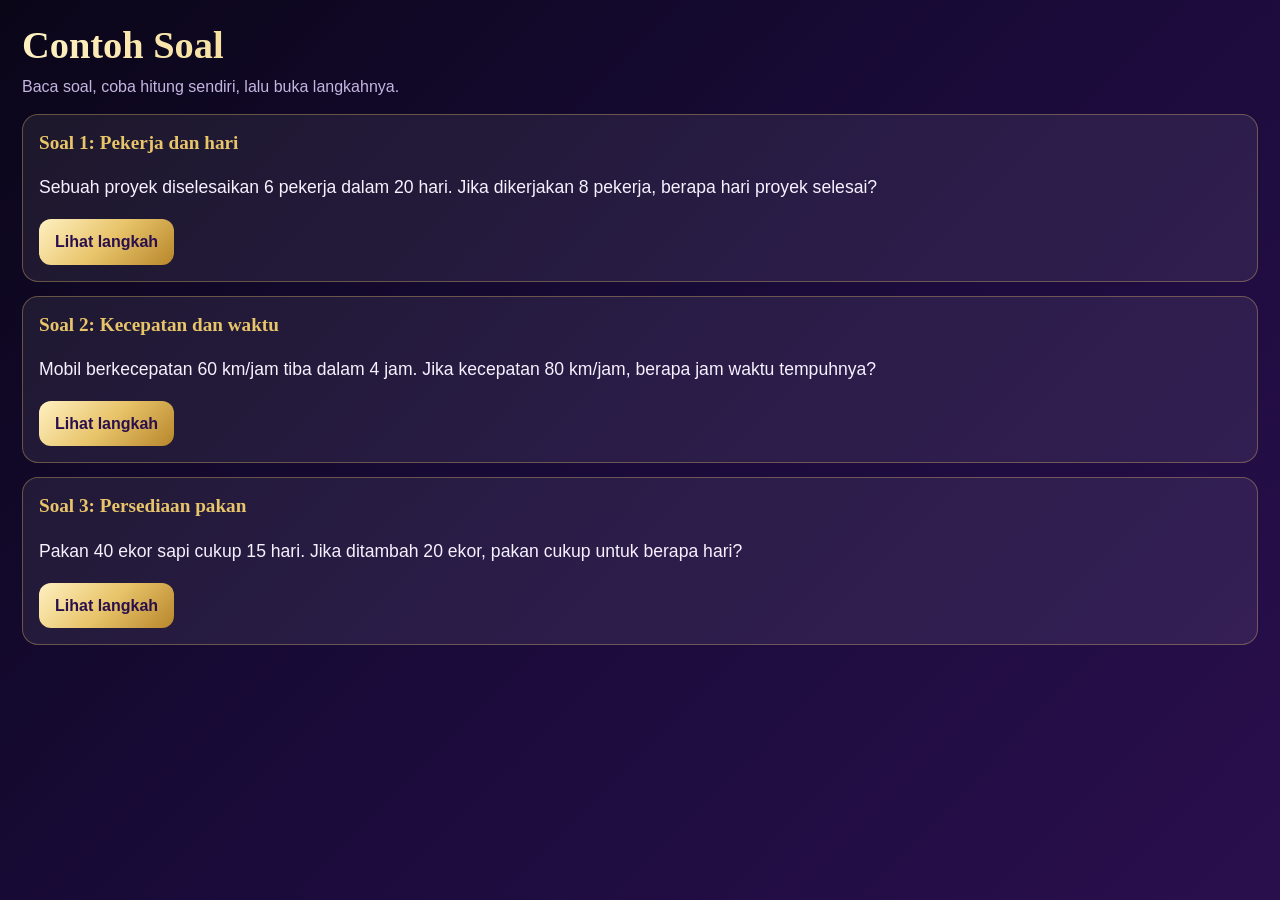
<file: contoh.html>
<!DOCTYPE html>
<html lang="id">
<head>
<meta charset="utf-8">
<meta name="viewport" content="width=device-width, initial-scale=1">
<title>Contoh Soal</title>
<style>
:root{--gold:#e8c46a;--gold2:#b8862b;--mute:#c4b5e0;--line:rgba(232,196,106,.35);color-scheme:dark}
*{box-sizing:border-box}
body{margin:0;padding:22px;color:#f6f0ff;font:16px/1.6 "Trebuchet MS","Segoe UI",Verdana,sans-serif;background:linear-gradient(135deg,#0a0618,#1a0b3a 50%,#2a0f4d);min-height:100vh}
h1{font:700 clamp(1.6rem,4.5vw,2.4rem)/1.2 Georgia,serif;margin:0 0 6px;background:linear-gradient(100deg,#fff1c2,#e8c46a 45%,#b8862b);-webkit-background-clip:text;background-clip:text;color:transparent}
h2{font:700 1.2rem/1.3 Georgia,serif;margin:0 0 8px;color:var(--gold)}
.card{background:rgba(255,255,255,.07);border:1px solid var(--line);border-radius:16px;padding:16px;margin-top:14px}
.big{font-size:1.1rem}.mute{color:var(--mute);margin:0}
.btn{font:inherit;font-weight:700;cursor:pointer;border-radius:12px;padding:10px 16px;border:0;color:#2a0f4d;background:linear-gradient(135deg,#fff1c2,#e8c46a,#b8862b)}
.steps{display:none;margin-top:10px;padding:12px 16px;background:rgba(0,0,0,.28);border-radius:10px}
.steps.on{display:block}
</style>
</head>
<body>
<h1>Contoh Soal</h1>
<p class="mute">Baca soal, coba hitung sendiri, lalu buka langkahnya.</p>
<div id="ex"></div>
<script>
const EX=[
["Pekerja dan hari","Sebuah proyek diselesaikan 6 pekerja dalam 20 hari. Jika dikerjakan 8 pekerja, berapa hari proyek selesai?","Diketahui 6 pekerja → 20 hari.<br>k = 6 × 20 = 120.<br>Hari = 120 ÷ 8 = <b>15 hari</b>."],
["Kecepatan dan waktu","Mobil berkecepatan 60 km/jam tiba dalam 4 jam. Jika kecepatan 80 km/jam, berapa jam waktu tempuhnya?","Jarak sama, k = 60 × 4 = 240.<br>Waktu = 240 ÷ 80 = <b>3 jam</b>."],
["Persediaan pakan","Pakan 40 ekor sapi cukup 15 hari. Jika ditambah 20 ekor, pakan cukup untuk berapa hari?","Sapi sekarang 40 + 20 = 60 ekor.<br>k = 40 × 15 = 600.<br>Hari = 600 ÷ 60 = <b>10 hari</b>.<br>Awas: pakai jumlah akhir (60), bukan tambahannya."]];
document.getElementById("ex").innerHTML=EX.map((e,i)=>
 `<div class="card"><h2>Soal ${i+1}: ${e[0]}</h2><p class="big">${e[1]}</p><button class="btn" data-i="${i}">Lihat langkah</button><div class="steps" id="s${i}">${e[2]}</div></div>`).join("");
document.querySelectorAll(".btn").forEach(b=>b.onclick=()=>{
 const s=document.getElementById("s"+b.dataset.i);
 s.classList.toggle("on");
 b.textContent=s.classList.contains("on")?"Sembunyikan":"Lihat langkah";
});
</script>
</body>
</html>
</file>
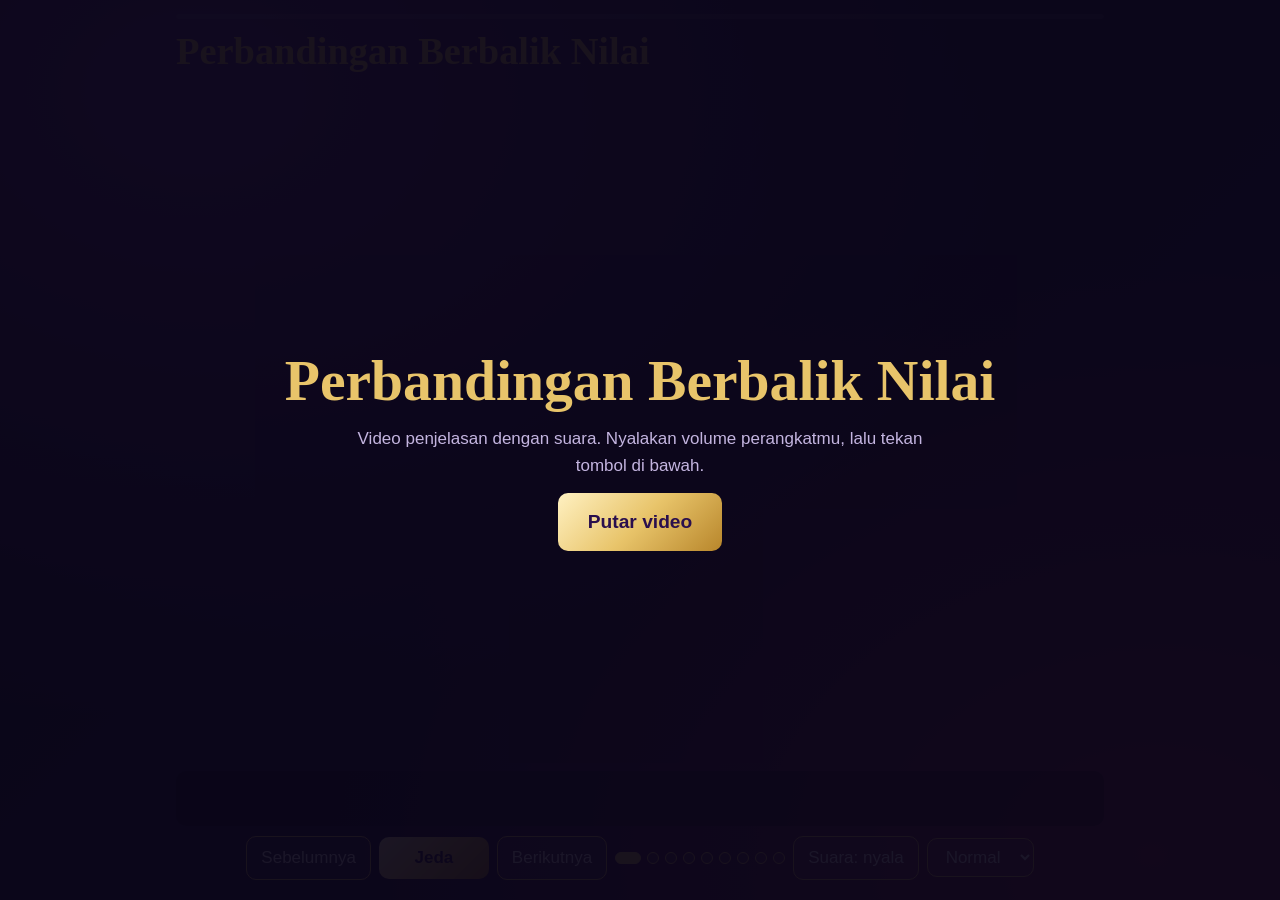
<file: indexre.html>
<!DOCTYPE html>
<html lang="id">
<head>
<meta charset="utf-8">
<meta name="viewport" content="width=device-width, initial-scale=1, viewport-fit=cover">
<meta name="color-scheme" content="dark">
<title>Video: Perbandingan Berbalik Nilai</title>
<style>
:root{--gold:#e8c46a;--gold2:#b8862b;--ink:#f6f0ff;--mute:#c4b5e0;--line:rgba(232,196,106,.35);color-scheme:dark;box-sizing:border-box;padding-top:env(safe-area-inset-top,0px);padding-bottom:env(safe-area-inset-bottom,0px)}
*{box-sizing:border-box}html{height:100%}
body{height:100%;margin:0;color:var(--ink);font:17px/1.55 "Trebuchet MS","Segoe UI",Verdana,sans-serif;background:radial-gradient(ellipse at 15% 10%,#5b2a86 0,transparent 55%),radial-gradient(ellipse at 90% 95%,#7a1f4b 0,transparent 50%),linear-gradient(135deg,#0a0618,#1a0b3a 50%,#2a0f4d)}
#app{height:100%;max-width:960px;margin:0 auto;padding:14px 16px;display:flex;flex-direction:column;gap:10px}
#pb{height:5px;border-radius:3px;background:rgba(255,255,255,.12);overflow:hidden}#pb i{display:block;height:100%;width:0;background:linear-gradient(90deg,var(--gold2),var(--gold));transition:width .4s}
h2{font:700 clamp(1.5rem,5vw,2.4rem)/1.15 Georgia,serif;margin:0;color:var(--gold)}
#main{flex:1;min-height:0;display:flex;flex-direction:column;gap:10px;overflow:auto}
canvas{width:100%;height:clamp(150px,34vh,320px);border:1px solid var(--line);border-radius:14px;background:rgba(0,0,0,.28);flex:none}
ul{list-style:none;margin:0;padding:0;display:flex;flex-direction:column;gap:8px}
li{padding:10px 14px;border-left:5px solid var(--gold);background:rgba(0,0,0,.28);border-radius:8px;font-size:clamp(1rem,3.4vw,1.3rem);opacity:0;transform:translateY(10px);transition:opacity .5s,transform .5s}
li.on{opacity:1;transform:none}li.big{font:700 clamp(1.2rem,4vw,1.8rem) Georgia,serif}
#sub{min-height:3.4em;text-align:center;padding:8px 12px;border-radius:10px;background:rgba(0,0,0,.4);color:#fff;font-size:1rem}
#ctl{display:flex;flex-wrap:wrap;gap:8px;align-items:center;justify-content:center;padding-bottom:6px}
button,select{font:inherit;cursor:pointer;color:var(--ink);background:rgba(255,255,255,.08);border:1px solid var(--gold);border-radius:10px;padding:8px 14px}
#pp{background:linear-gradient(135deg,#fff1c2,var(--gold),var(--gold2));color:#2a0f4d;font-weight:700;border:0;min-width:110px}
#dots{display:flex;gap:6px}#dots button{width:12px;height:12px;padding:0;border-radius:50%}#dots button[aria-current=true]{background:var(--gold);width:26px;border-radius:7px}
#start{position:fixed;inset:0;z-index:9;display:flex;flex-direction:column;align-items:center;justify-content:center;gap:14px;text-align:center;padding:24px;background:rgba(10,6,24,.93)}
#start h1{font:700 clamp(2rem,7vw,3.6rem)/1.1 Georgia,serif;margin:0;color:var(--gold)}#start p{margin:0;color:var(--mute);max-width:34em}
#start button{font-size:1.2rem;padding:14px 30px;background:linear-gradient(135deg,#fff1c2,var(--gold),var(--gold2));color:#2a0f4d;font-weight:700;border:0}
button:focus-visible,select:focus-visible{outline:3px solid #fff;outline-offset:2px}
@media (prefers-reduced-motion:reduce){*{transition:none!important}}
</style>
</head>
<body>
<div id="start"><h1>Perbandingan Berbalik Nilai</h1><p>Video penjelasan dengan suara. Nyalakan volume perangkatmu, lalu tekan tombol di bawah.</p><button id="go">Putar video</button></div>
<div id="app">
<div id="pb"><i></i></div>
<h2 id="ttl"></h2>
<div id="main"><canvas id="cv"></canvas><ul id="ln"></ul></div>
<div id="sub" aria-live="polite"></div>
<div id="ctl">
<button id="pv" aria-label="Bagian sebelumnya">Sebelumnya</button>
<button id="pp">Jeda</button>
<button id="nx" aria-label="Bagian berikutnya">Berikutnya</button>
<div id="dots"></div>
<button id="mu">Suara: nyala</button>
<select id="rt" aria-label="Kecepatan suara"><option value="0.85">Lambat</option><option value="1" selected>Normal</option><option value="1.2">Cepat</option></select>
</div>
</div>
<script>
var $=function(s){return document.querySelector(s)};
/* b = beat: s=narasi, l=baris yang muncul, v=indeks nilai pada animasi, w=jeda (ms) bila tanpa suara */
var S=[
{t:"Perbandingan Berbalik Nilai",L:["Makin banyak pekerja, makin singkat waktunya"],b:[{s:"Halo! Di video ini kita belajar perbandingan berbalik nilai. Intinya, makin banyak pekerja, makin singkat waktu pengerjaannya.",l:0}]},
{t:"Pengertian",L:["Satu besaran naik, besaran lain turun","Hasil kali keduanya selalu tetap","x₁ × y₁ = x₂ × y₂ = k"],big:2,b:[
{s:"Dua besaran disebut berbanding terbalik, jika yang satu bertambah, maka yang lain berkurang.",l:0},
{s:"Ciri utamanya, hasil kali kedua besaran itu selalu tetap.",l:1},
{s:"Kita tulis: x satu dikali y satu, sama dengan x dua dikali y dua, sama dengan k. Huruf k adalah hasil kali yang tetap.",l:2}]},
{t:"Membangun Tembok",L:["1 kubus = 1 pekerja × 1 hari","Total pekerjaan = 24 kubus"],vis:{k:24,xl:"pekerja",yl:"hari",xs:[2,3,4,6,8,12]},b:[
{s:"Bayangkan satu tembok butuh 24 kubus pekerjaan. Satu kubus sama dengan satu pekerja bekerja selama satu hari.",l:1,v:2},
{s:"Dengan 4 pekerja, tembok selesai dalam 6 hari.",l:0,v:2},
{s:"Tambah menjadi 8 pekerja. Waktunya tinggal 3 hari.",v:4},
{s:"Dengan 12 pekerja, tembok selesai hanya dalam 2 hari.",v:5},
{s:"Sebaliknya, kalau hanya 2 pekerja, butuh 12 hari.",v:0},
{s:"Perhatikan, luas persegi panjang ini selalu 24. Itulah hasil kali yang tetap.",v:2}]},
{t:"Cara Menghitungnya",L:["1. Tulis x₁ dan y₁ dari soal","2. Hitung k = x₁ × y₁","3. Ambil nilai baru x₂","4. Hitung y₂ = k ÷ x₂"],b:[
{s:"Sekarang, cara kerjanya. Langkah pertama, tulis dua besaran yang diketahui di soal.",l:0},
{s:"Langkah kedua, kalikan keduanya untuk mendapatkan k.",l:1},
{s:"Langkah ketiga, lihat nilai baru yang ditanyakan.",l:2},
{s:"Langkah keempat, bagi k dengan nilai baru itu. Hasilnya adalah jawabannya.",l:3}]},
{t:"Contoh 1: Pekerja dan Hari",L:["6 pekerja → 20 hari","k = 6 × 20 = 120","Hari = 120 ÷ 8 = 15 hari"],vis:{k:120,xl:"pekerja",yl:"hari",xs:[6,8]},b:[
{s:"Contoh pertama. Enam pekerja menyelesaikan proyek dalam 20 hari. Berapa hari jika dikerjakan 8 pekerja?",l:0,v:0},
{s:"Hitung k. Enam dikali 20 sama dengan 120.",l:1},
{s:"Bagi dengan 8 pekerja. 120 dibagi 8 sama dengan 15. Jadi proyek selesai dalam 15 hari.",l:2,v:1}]},
{t:"Contoh 2: Kecepatan dan Waktu",L:["60 km/jam → 4 jam","k = 60 × 4 = 240","Waktu = 240 ÷ 80 = 3 jam"],vis:{k:240,xl:"km/jam",yl:"jam",xs:[60,80]},b:[
{s:"Contoh kedua. Mobil berkecepatan 60 kilometer per jam tiba dalam 4 jam. Jika kecepatannya 80, berapa jam waktu tempuhnya?",l:0,v:0},
{s:"Jaraknya sama, jadi k sama dengan 60 dikali 4, yaitu 240.",l:1},
{s:"240 dibagi 80 sama dengan 3. Waktu tempuhnya 3 jam.",l:2,v:1}]},
{t:"Contoh 3: Hati-hati Jebakan",L:["40 ekor sapi → 15 hari","Sapi sekarang = 40 + 20 = 60","k = 40 × 15 = 600","Hari = 600 ÷ 60 = 10 hari"],vis:{k:600,xl:"ekor",yl:"hari",xs:[40,60]},b:[
{s:"Contoh ketiga. Pakan 40 ekor sapi cukup untuk 15 hari. Jika ditambah 20 ekor, pakan cukup berapa hari?",l:0,v:0},
{s:"Awas jebakan! Yang dipakai adalah jumlah akhir, yaitu 40 ditambah 20, sama dengan 60 ekor, bukan 20.",l:1},
{s:"Hitung k. 40 dikali 15 sama dengan 600.",l:2},
{s:"600 dibagi 60 sama dengan 10. Pakan cukup untuk 10 hari.",l:3,v:1}]},
{t:"Coba Sendiri",L:["12 pekerja → 10 hari. Jika 8 pekerja, berapa hari?","k = 12 × 10 = 120; 120 ÷ 8 = 15 hari"],vis:{k:120,xl:"pekerja",yl:"hari",xs:[12,8]},b:[
{s:"Sekarang giliranmu. 12 pekerja menyelesaikan bangunan dalam 10 hari. Berapa hari jika hanya 8 pekerja?",l:0,v:0},
{w:7000},
{s:"Jawabannya. k sama dengan 12 dikali 10, yaitu 120. Lalu 120 dibagi 8 sama dengan 15 hari.",l:1,v:1}]},
{t:"Rangkuman",L:["Hasil kali selalu tetap: x × y = k","Pekerja lebih banyak, hari lebih sedikit","Hitung k dulu, lalu bagi dengan nilai baru"],b:[
{s:"Kita rangkum. Pada perbandingan berbalik nilai, hasil kali kedua besaran selalu tetap.",l:0},
{s:"Jika pekerja bertambah, hari berkurang.",l:1},
{s:"Caranya, hitung k terlebih dahulu, lalu bagi dengan nilai yang baru. Terima kasih sudah menonton, sampai jumpa!",l:2}]}
];
var N=S.length,si=0,bi=0,playing=false,tok=0,mute=false,rate=1,tx=2,cx=2,voices=[];
function loadV(){voices=window.speechSynthesis?speechSynthesis.getVoices():[]}
loadV();if(window.speechSynthesis)speechSynthesis.onvoiceschanged=loadV;
function stopSpeech(){tok++;if(window.speechSynthesis)speechSynthesis.cancel()}
function speak(text,done,wait){
 if(!text){setTimeout(done,wait||1000);return}
 var ms=Math.max(2200,text.length*75/rate);
 if(mute||!window.speechSynthesis){setTimeout(done,ms);return}
 var fin=false,f=function(){if(fin)return;fin=true;done()};
 var u=new SpeechSynthesisUtterance(text);u.lang="id-ID";u.rate=rate;
 for(var i=0;i<voices.length;i++){if(voices[i].lang.toLowerCase().indexOf("id")===0){u.voice=voices[i];break}}
 u.onend=f;u.onerror=function(){setTimeout(f,ms)};
 setTimeout(f,ms*2.5+1500);
 speechSynthesis.speak(u);
}
function renderScene(){
 var sc=S[si];$("#ttl").textContent=sc.t;
 $("#ln").innerHTML=sc.L.map(function(x,i){return '<li class="'+(sc.big===i?"big":"")+'">'+x+'</li>'}).join("");
 $("#cv").style.display=sc.vis?"block":"none";
 if(sc.vis){tx=cx=sc.vis.xs[0]}
 [].forEach.call($("#dots").children,function(d,k){d.setAttribute("aria-current",k===si)});
 $("#sub").textContent="";bar();
}
function bar(){$("#pb i").style.width=((si+bi/S[si].b.length)/N*100)+"%"}
function show(b){
 var sc=S[si];
 if(b.l!=null){$("#ln").children[b.l].classList.add("on")}
 if(b.v!=null&&sc.vis)tx=sc.vis.xs[b.v];
 $("#sub").textContent=b.s||"Waktunya berpikir…";bar();
}
function play(){
 if(!playing)return;var b=S[si].b[bi],my=++tok;
 if(window.speechSynthesis)speechSynthesis.cancel();
 show(b);
 speak(b.s,function(){if(my!==tok||!playing)return;step()},b.w);
}
function step(){
 bi++;
 if(bi>=S[si].b.length){si++;bi=0;
  if(si>=N){si=N-1;bi=S[si].b.length-1;playing=false;$("#pp").textContent="Putar ulang";$("#pb i").style.width="100%";return}
  renderScene();
 }
 play();
}
function jump(i){stopSpeech();si=Math.max(0,Math.min(N-1,i));bi=0;renderScene();if(playing)play()}
for(var i=0;i<N;i++){(function(k){var d=document.createElement("button");d.setAttribute("aria-label","Bagian "+(k+1));d.onclick=function(){jump(k)};$("#dots").appendChild(d)})(i)}
$("#pv").onclick=function(){jump(si-1)};
$("#nx").onclick=function(){jump(si+1)};
$("#pp").onclick=function(){
 if(!playing){
  if($("#pp").textContent==="Putar ulang"){si=0;bi=0;renderScene()}
  playing=true;$("#pp").textContent="Jeda";play();
 }else{playing=false;stopSpeech();$("#pp").textContent="Lanjutkan"}
};
$("#mu").onclick=function(){mute=!mute;this.textContent="Suara: "+(mute?"mati":"nyala");if(playing){stopSpeech();play()}};
$("#rt").onchange=function(){rate=parseFloat(this.value);if(playing){stopSpeech();play()}};
$("#go").onclick=function(){$("#start").style.display="none";playing=true;renderScene();play()};
addEventListener("keydown",function(e){if(e.key==="ArrowRight")jump(si+1);if(e.key==="ArrowLeft")jump(si-1);if(e.key===" "&&e.target.tagName!=="BUTTON"){e.preventDefault();$("#pp").click()}});
/* Animasi: persegi panjang x × y dengan luas tetap k */
var cv=$("#cv"),g=cv.getContext("2d");
function fmt(n){return Math.abs(n-Math.round(n))<.05?String(Math.round(n)):n.toFixed(1)}
function draw(){
 requestAnimationFrame(draw);var v=S[si].vis;if(!v)return;
 var dpr=Math.min(devicePixelRatio||1,2),w=cv.clientWidth,h=cv.clientHeight;if(!w)return;
 if(cv.width!==Math.round(w*dpr)||cv.height!==Math.round(h*dpr)){cv.width=Math.round(w*dpr);cv.height=Math.round(h*dpr)}
 g.setTransform(dpr,0,0,dpr,0,0);g.clearRect(0,0,w,h);
 cx+=(tx-cx)*.07;var y=v.k/cx,mx=Math.max.apply(null,v.xs),my=v.k/Math.min.apply(null,v.xs);
 var cell=Math.min((w-60)/mx,(h-70)/my),x0=30,yb=h-34,rw=cx*cell,rh=y*cell;
 var gr=g.createLinearGradient(0,yb-rh,0,yb);gr.addColorStop(0,"#fff1c2");gr.addColorStop(1,"#b8862b");
 g.fillStyle=gr;g.globalAlpha=.9;g.fillRect(x0,yb-rh,rw,rh);g.globalAlpha=1;
 if(cell>7){g.strokeStyle="rgba(26,11,58,.55)";g.lineWidth=1;g.beginPath();
  for(var i=1;i<cx;i++){g.moveTo(x0+i*cell,yb-rh);g.lineTo(x0+i*cell,yb)}
  for(var j=1;j<y;j++){g.moveTo(x0,yb-j*cell);g.lineTo(x0+rw,yb-j*cell)}g.stroke()}
 g.fillStyle="#f6f0ff";g.font="700 15px sans-serif";g.textAlign="center";
 g.fillText(fmt(cx)+" "+v.xl,x0+rw/2,yb+22);
 g.textAlign="left";g.fillText(fmt(y)+" "+v.yl,x0+4,Math.max(18,yb-rh-8));
 g.textAlign="right";g.fillStyle="#e8c46a";g.fillText("luas = k = "+v.k,w-12,22);
}
renderScene();draw();
</script>
</body>
</html>
</file>
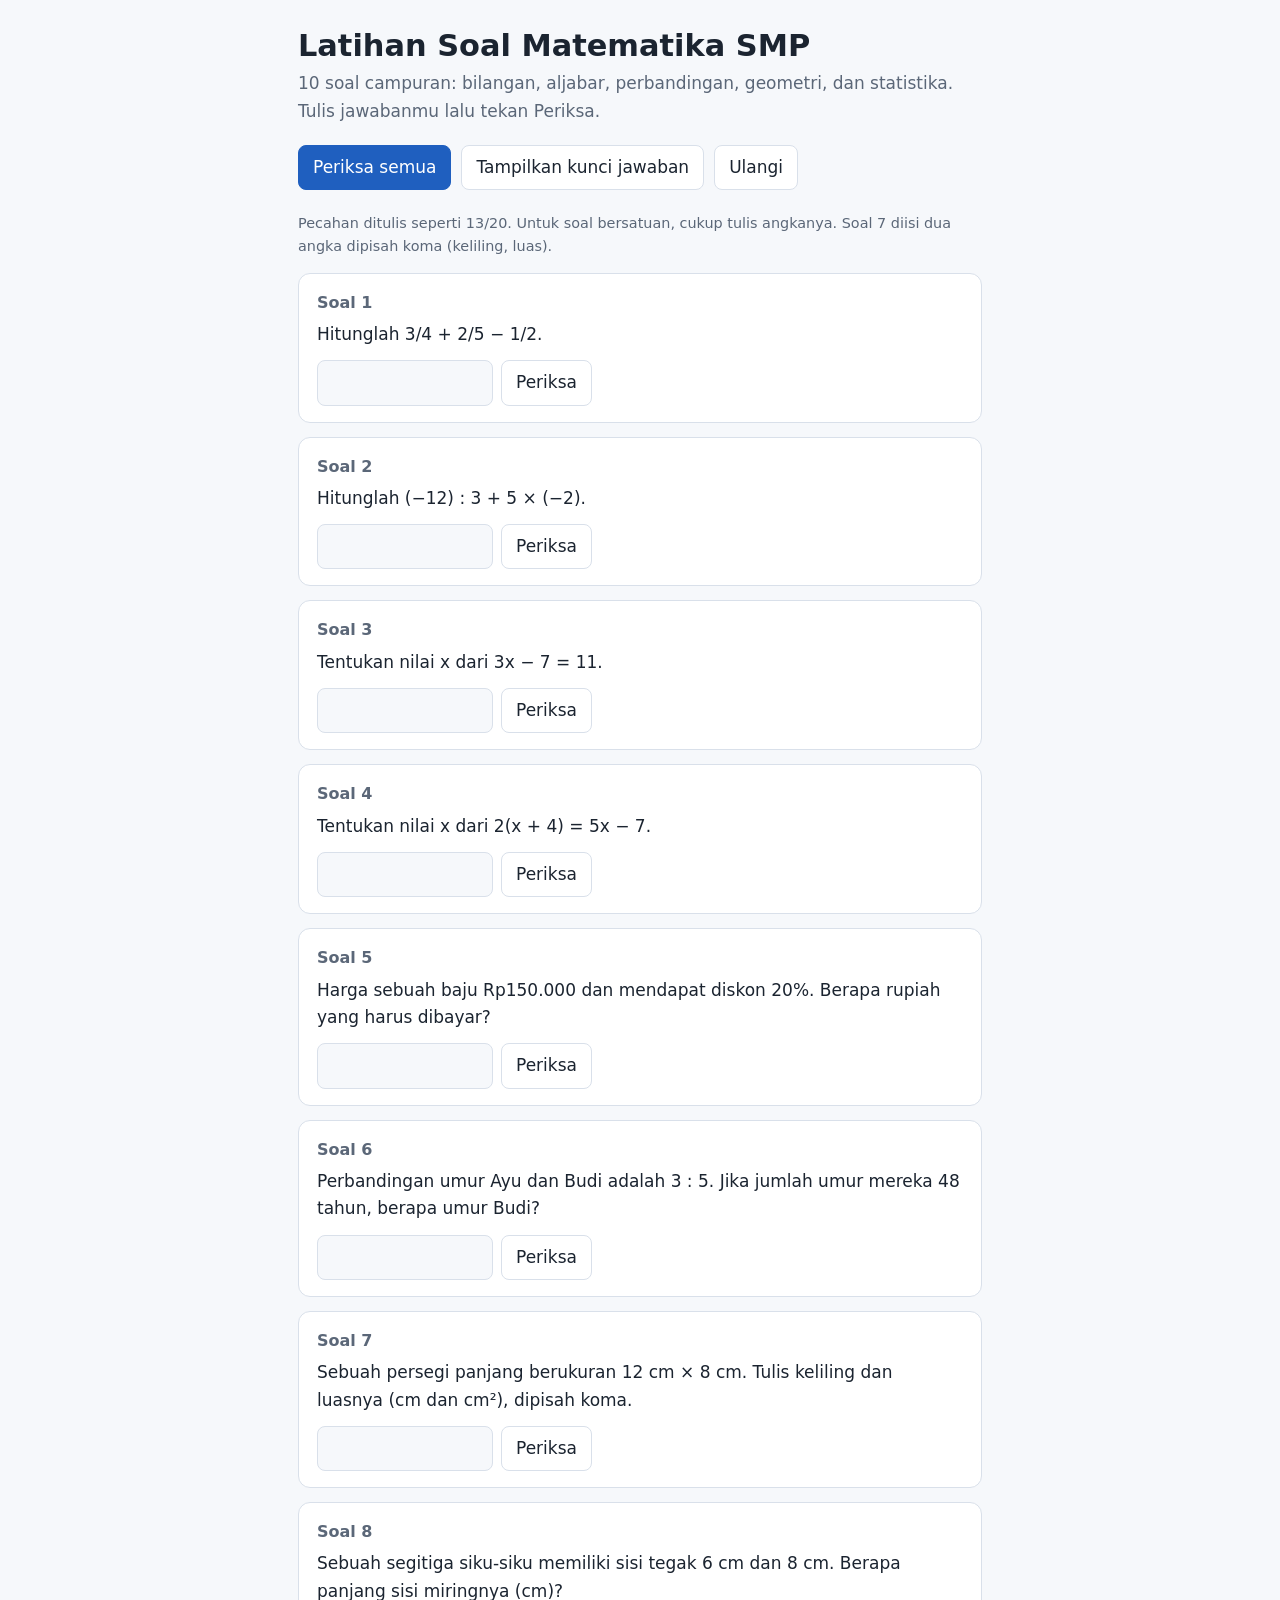
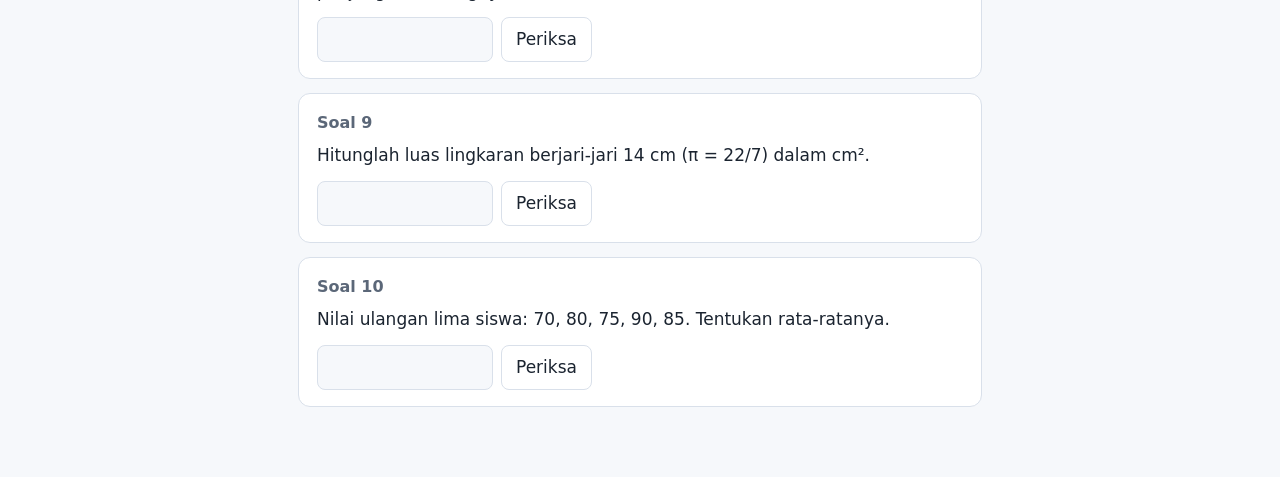
<file: kunci-jawaban.html>
<!DOCTYPE html>
<html lang="id">
<head>
<meta charset="utf-8">
<meta name="viewport" content="width=device-width, initial-scale=1">
<title>Latihan Soal Matematika SMP</title>
<style>
:root{--bg:#f6f8fb;--surface:#fff;--ink:#1b2430;--muted:#5b6778;--line:#d9e0ea;--accent:#1f5fbf;--ok:#16794a;--okbg:#e4f4ec;--bad:#b3261e;--badbg:#fbe9e7}
@media (prefers-color-scheme:dark){:root{--bg:#12161c;--surface:#1b212a;--ink:#e8edf3;--muted:#9aa6b6;--line:#2c3542;--accent:#6ea2f0;--ok:#5fd19a;--okbg:#14301f;--bad:#ff8a80;--badbg:#3a1a17}}
*{box-sizing:border-box}
body{margin:0;background:var(--bg);color:var(--ink);font:17px/1.6 "Segoe UI",system-ui,-apple-system,Roboto,sans-serif}
main{max-width:720px;margin:0 auto;padding:28px 18px 56px}
h1{font-size:1.9rem;line-height:1.2;margin:0 0 6px}
.sub{color:var(--muted);margin:0 0 20px}
.bar{display:flex;flex-wrap:wrap;gap:10px;align-items:center;margin-bottom:22px}
button{font:inherit;cursor:pointer;border-radius:8px;border:1px solid var(--line);background:var(--surface);color:var(--ink);padding:8px 14px}
button.primary{background:var(--accent);border-color:var(--accent);color:#fff}
button:focus-visible,input:focus-visible{outline:3px solid var(--accent);outline-offset:2px}
#score{margin-left:auto;font-weight:600}
.q{background:var(--surface);border:1px solid var(--line);border-radius:12px;padding:16px 18px;margin-bottom:14px}
.q h2{font-size:1rem;margin:0 0 6px;color:var(--muted);font-weight:600}
.q p{margin:0 0 12px}
.row{display:flex;flex-wrap:wrap;gap:8px;align-items:center}
input{font:inherit;width:11rem;max-width:100%;padding:8px 10px;border:1px solid var(--line);border-radius:8px;background:var(--bg);color:var(--ink)}
.fb{margin-top:10px;padding:8px 12px;border-radius:8px;font-size:.95rem}
.fb.ok{background:var(--okbg);color:var(--ok)}
.fb.no{background:var(--badbg);color:var(--bad)}
.key{display:none;margin-top:10px;border-left:4px solid var(--accent);padding:6px 12px;font-size:.95rem}
.q.show .key{display:block}
.hint{color:var(--muted);font-size:.9rem}
</style>
</head>
<body>
<main>
<h1>Latihan Soal Matematika SMP</h1>
<p class="sub">10 soal campuran: bilangan, aljabar, perbandingan, geometri, dan statistika. Tulis jawabanmu lalu tekan Periksa.</p>
<div class="bar">
<button class="primary" id="checkAll">Periksa semua</button>
<button id="toggleKey">Tampilkan kunci jawaban</button>
<button id="reset">Ulangi</button>
<span id="score" aria-live="polite"></span>
</div>
<p class="hint">Pecahan ditulis seperti 13/20. Untuk soal bersatuan, cukup tulis angkanya. Soal 7 diisi dua angka dipisah koma (keliling, luas).</p>
<div id="list"></div>
</main>
<script>
var Q=[
{t:"Hitunglah 3/4 + 2/5 − 1/2.",a:["13/20"],k:"Samakan penyebut: 15/20 + 8/20 − 10/20 = 13/20."},
{t:"Hitunglah (−12) : 3 + 5 × (−2).",a:["-14"],k:"(−12) : 3 = −4 dan 5 × (−2) = −10, jadi −4 + (−10) = −14."},
{t:"Tentukan nilai x dari 3x − 7 = 11.",a:["6"],k:"3x = 18, maka x = 6."},
{t:"Tentukan nilai x dari 2(x + 4) = 5x − 7.",a:["5"],k:"2x + 8 = 5x − 7, maka 15 = 3x, sehingga x = 5."},
{t:"Harga sebuah baju Rp150.000 dan mendapat diskon 20%. Berapa rupiah yang harus dibayar?",a:["120000"],k:"Diskon = 20% × 150.000 = 30.000, jadi bayar 120.000."},
{t:"Perbandingan umur Ayu dan Budi adalah 3 : 5. Jika jumlah umur mereka 48 tahun, berapa umur Budi?",a:["30"],k:"Total perbandingan 8, jadi 48 : 8 = 6. Umur Budi = 5 × 6 = 30 tahun."},
{t:"Sebuah persegi panjang berukuran 12 cm × 8 cm. Tulis keliling dan luasnya (cm dan cm²), dipisah koma.",a:["40,96"],k:"Keliling = 2 × (12 + 8) = 40 cm. Luas = 12 × 8 = 96 cm²."},
{t:"Sebuah segitiga siku-siku memiliki sisi tegak 6 cm dan 8 cm. Berapa panjang sisi miringnya (cm)?",a:["10"],k:"Pythagoras: √(6² + 8²) = √100 = 10 cm."},
{t:"Hitunglah luas lingkaran berjari-jari 14 cm (π = 22/7) dalam cm².",a:["616"],k:"L = π × r² = 22/7 × 14 × 14 = 616 cm²."},
{t:"Nilai ulangan lima siswa: 70, 80, 75, 90, 85. Tentukan rata-ratanya.",a:["80"],k:"Jumlah = 400, lalu 400 : 5 = 80."}
];
var list=document.getElementById("list");
function norm(s){return s.replace(/\s+/g,"").replace(/[−–]/g,"-").replace(/\./g,"").replace(/cm2?|cm²|rp/gi,"").toLowerCase()}
Q.forEach(function(q,i){
var d=document.createElement("section");d.className="q";d.id="q"+i;
d.innerHTML='<h2>Soal '+(i+1)+'</h2><p>'+q.t+'</p><div class="row"><input id="a'+i+'" type="text" autocomplete="off" aria-label="Jawaban soal '+(i+1)+'"><button data-i="'+i+'">Periksa</button></div><div id="f'+i+'"></div><div class="key"><strong>Kunci:</strong> '+q.a[0].replace(",",", ")+'. '+q.k+'</div>';
list.appendChild(d);
});
function check(i){
var v=norm(document.getElementById("a"+i).value),f=document.getElementById("f"+i);
if(!v){f.innerHTML="";return null}
var ok=Q[i].a.some(function(x){return norm(x)===v});
f.innerHTML='<div class="fb '+(ok?"ok":"no")+'">'+(ok?"Benar.":"Belum tepat. Coba lagi atau lihat kunci jawaban.")+'</div>';
return ok;
}
function score(){
var n=0;
Q.forEach(function(q,i){var r=check(i);if(r)n++});
document.getElementById("score").textContent="Benar "+n+" dari "+Q.length;
}
list.addEventListener("click",function(e){var i=e.target.getAttribute("data-i");if(i!==null){check(+i)}});
document.getElementById("checkAll").onclick=score;
var shown=false;
document.getElementById("toggleKey").onclick=function(){
shown=!shown;
document.querySelectorAll(".q").forEach(function(el){el.classList.toggle("show",shown)});
this.textContent=shown?"Sembunyikan kunci jawaban":"Tampilkan kunci jawaban";
};
document.getElementById("reset").onclick=function(){
Q.forEach(function(q,i){document.getElementById("a"+i).value="";document.getElementById("f"+i).innerHTML=""});
document.getElementById("score").textContent="";
};
</script>
</body>
</html>
</file>
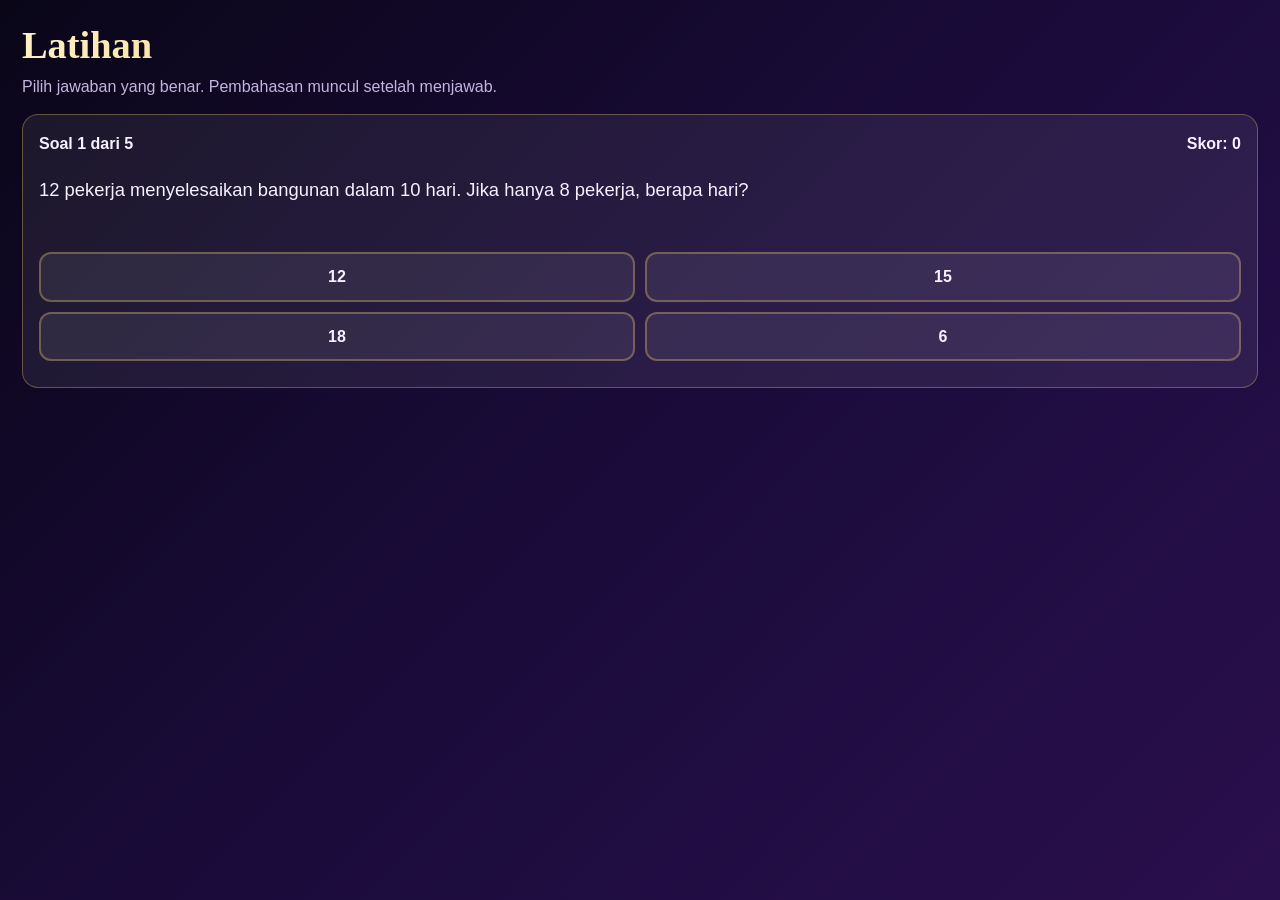
<file: latihan.html>
<!DOCTYPE html>
<html lang="id">
<head>
<meta charset="utf-8">
<meta name="viewport" content="width=device-width, initial-scale=1">
<title>Latihan</title>
<style>
:root{--gold:#e8c46a;--gold2:#b8862b;--mute:#c4b5e0;--line:rgba(232,196,106,.35);--ok:#5be08f;--bad:#ff7a8a;color-scheme:dark}
*{box-sizing:border-box}
body{margin:0;padding:22px;color:#f6f0ff;font:16px/1.6 "Trebuchet MS","Segoe UI",Verdana,sans-serif;background:linear-gradient(135deg,#0a0618,#1a0b3a 50%,#2a0f4d);min-height:100vh}
h1{font:700 clamp(1.6rem,4.5vw,2.4rem)/1.2 Georgia,serif;margin:0 0 6px;background:linear-gradient(100deg,#fff1c2,#e8c46a 45%,#b8862b);-webkit-background-clip:text;background-clip:text;color:transparent}
.card{background:rgba(255,255,255,.07);border:1px solid var(--line);border-radius:16px;padding:16px;margin-top:14px}
.big{font-size:1.15rem;min-height:3.2em}.mute{color:var(--mute);margin:0}
.btn,.opt{font:inherit;font-weight:700;cursor:pointer;border-radius:12px;padding:10px 16px}
.btn{border:0;color:#2a0f4d;background:linear-gradient(135deg,#fff1c2,#e8c46a,#b8862b)}
.opts{display:grid;grid-template-columns:1fr 1fr;gap:10px;margin-top:10px}
.opt{border:2px solid var(--line);background:rgba(255,255,255,.07);color:#f6f0ff}
.opt:hover{border-color:var(--gold)}
.opt.ok{background:var(--ok);border-color:var(--ok);color:#06220f}
.opt.bad{background:var(--bad);border-color:var(--bad);color:#2a0610}
.hud{display:flex;justify-content:space-between;font-weight:700;margin-bottom:8px}
.fb{margin-top:10px;font-weight:700}.ok-t{color:var(--ok)}.bad-t{color:var(--bad)}
@media(max-width:560px){.opts{grid-template-columns:1fr}}
</style>
</head>
<body>
<h1>Latihan</h1>
<p class="mute">Pilih jawaban yang benar. Pembahasan muncul setelah menjawab.</p>
<div class="card" id="quiz"></div>
<script>
const $=s=>document.querySelector(s);
const Q=[
["12 pekerja menyelesaikan bangunan dalam 10 hari. Jika hanya 8 pekerja, berapa hari?",["12","15","18","6"],1,"k = 12 × 10 = 120; 120 ÷ 8 = 15 hari."],
["Sepeda 15 km/jam menempuh jarak dalam 2 jam. Dengan 10 km/jam, berapa jam?",["1","1,5","3","4"],2,"k = 15 × 2 = 30; 30 ÷ 10 = 3 jam."],
["Pakan 30 ayam cukup 12 hari. Jika ayam menjadi 40 ekor, pakan cukup berapa hari?",["9","16","10","8"],0,"k = 30 × 12 = 360; 360 ÷ 40 = 9 hari."],
["Pasangan besaran yang berbanding terbalik adalah ...",["Jumlah buku dan harga total","Jumlah mesin dan waktu menyelesaikan pekerjaan","Berat beras dan harganya","Jumlah siswa dan banyak buku"],1,"Mesin bertambah, waktu berkurang, hasil kali tetap."],
["5 keran mengisi bak dalam 30 menit. Dengan 3 keran, berapa menit?",["18","40","50","60"],2,"k = 5 × 30 = 150; 150 ÷ 3 = 50 menit."]];
let qi=0,qs=0,done=false;
function quiz(){
 if(qi>=Q.length){
  $("#quiz").innerHTML=`<p class="big">Skormu: <b>${qs} / ${Q.length}</b>. ${qs>=4?"Hebat, kamu siap main game!":"Ulangi contoh soal, lalu coba lagi."}</p><button class="btn" id="qr">Ulangi latihan</button>`;
  $("#qr").onclick=()=>{qi=0;qs=0;quiz()};return;
 }
 const q=Q[qi];done=false;
 $("#quiz").innerHTML=`<div class="hud"><span>Soal ${qi+1} dari ${Q.length}</span><span>Skor: ${qs}</span></div><p class="big">${q[0]}</p><div class="opts">${q[1].map((o,i)=>`<button class="opt" data-i="${i}">${o}</button>`).join("")}</div><div class="fb" id="fb"></div>`;
 document.querySelectorAll(".opt").forEach(b=>b.onclick=()=>{
  if(done)return;done=true;
  const i=+b.dataset.i,ok=i==q[2];
  if(ok)qs++;
  b.classList.add(ok?"ok":"bad");
  document.querySelectorAll(".opt")[q[2]].classList.add("ok");
  $("#fb").innerHTML=`<span class="${ok?"ok-t":"bad-t"}">${ok?"Benar!":"Belum tepat."}</span> ${q[3]}<br><button class="btn" id="qn" style="margin-top:8px">${qi==Q.length-1?"Lihat skor":"Soal berikutnya"}</button>`;
  $("#qn").onclick=()=>{qi++;quiz()};
 });
}
quiz();
</script>
</body>
</html>
</file>
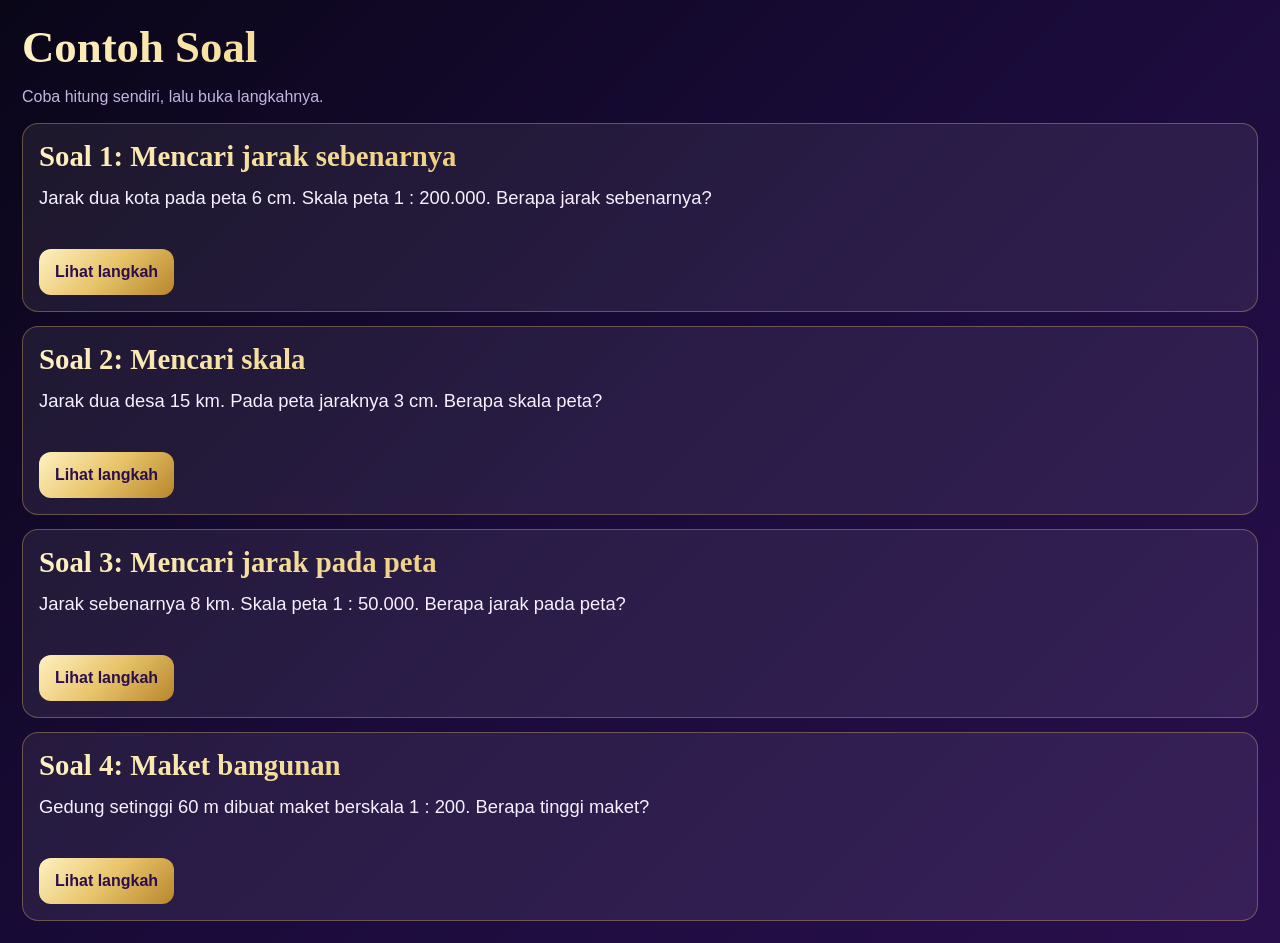
<file: New folder/contoh.html>
<!DOCTYPE html>
<html lang="id"><head><meta charset="utf-8"><meta name="viewport" content="width=device-width,initial-scale=1"><title>Contoh Soal Skala</title><link rel="stylesheet" href="gaya.css"></head><body>
<h1>Contoh Soal</h1><p class="mute">Coba hitung sendiri, lalu buka langkahnya.</p><div id="ex"></div>
<script>
const EX=[
["Mencari jarak sebenarnya","Jarak dua kota pada peta 6 cm. Skala peta 1 : 200.000. Berapa jarak sebenarnya?","JP = 6 cm, skala = 1 : 200.000.<br>JS = JP × skala = 6 × 200.000 = 1.200.000 cm.<br>1.200.000 cm ÷ 100.000 = <b>12 km</b>."],
["Mencari skala","Jarak dua desa 15 km. Pada peta jaraknya 3 cm. Berapa skala peta?","JS = 15 km = 1.500.000 cm.<br>Skala = JP : JS = 3 : 1.500.000 = <b>1 : 500.000</b>."],
["Mencari jarak pada peta","Jarak sebenarnya 8 km. Skala peta 1 : 50.000. Berapa jarak pada peta?","JS = 8 km = 800.000 cm.<br>JP = JS ÷ skala = 800.000 ÷ 50.000 = <b>16 cm</b>."],
["Maket bangunan","Gedung setinggi 60 m dibuat maket berskala 1 : 200. Berapa tinggi maket?","60 m = 6.000 cm.<br>Tinggi maket = 6.000 ÷ 200 = <b>30 cm</b>."]];
document.getElementById("ex").innerHTML=EX.map((e,i)=>`<div class="card"><h2>Soal ${i+1}: ${e[0]}</h2><p class="big">${e[1]}</p><button class="btn" data-i="${i}">Lihat langkah</button><div class="steps" id="s${i}">${e[2]}</div></div>`).join("");
document.querySelectorAll(".btn").forEach(b=>b.onclick=()=>{const s=document.getElementById("s"+b.dataset.i);s.classList.toggle("on");b.textContent=s.classList.contains("on")?"Sembunyikan":"Lihat langkah"});
</script></body></html>
</file>
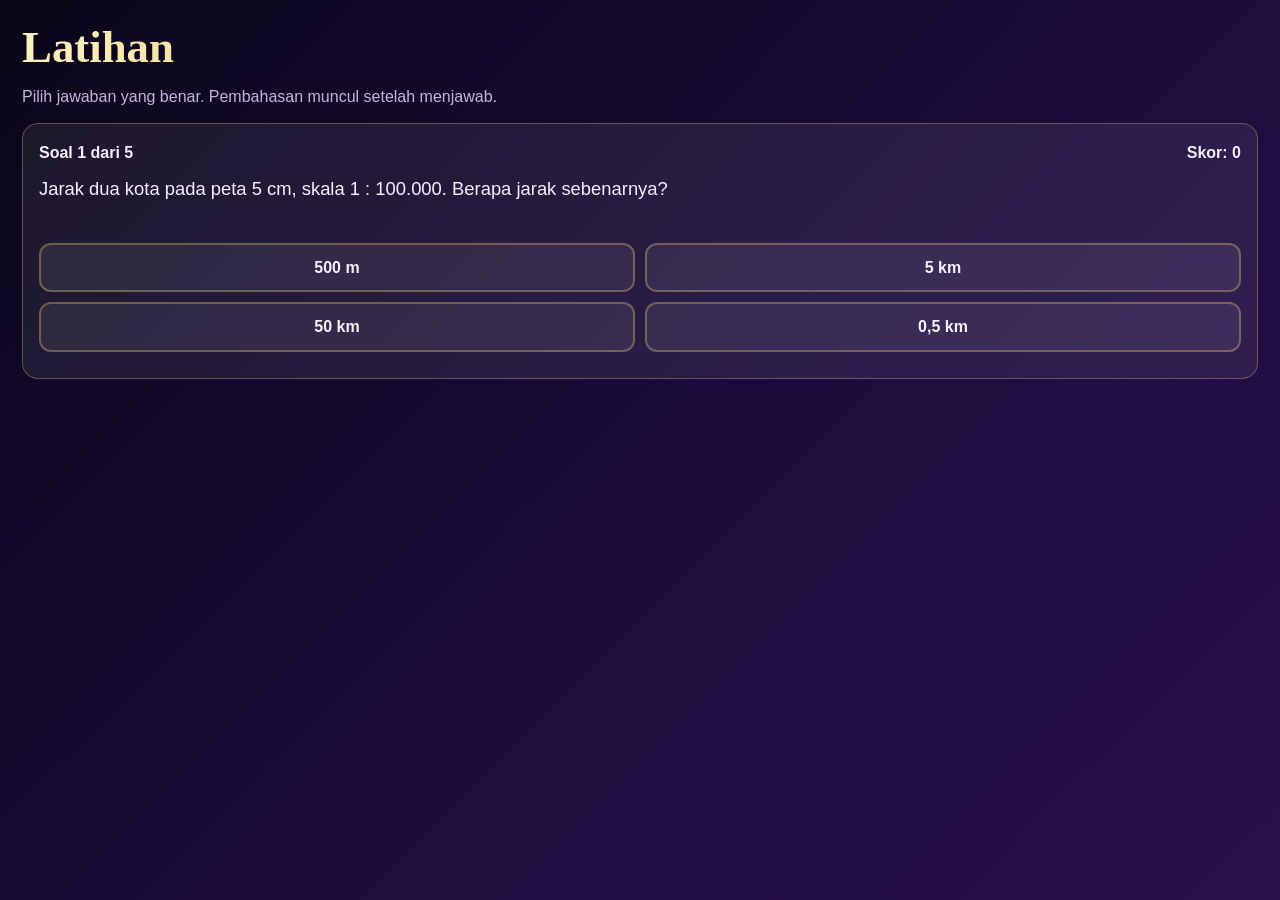
<file: New folder/latihan.html>
<!DOCTYPE html>
<html lang="id"><head><meta charset="utf-8"><meta name="viewport" content="width=device-width,initial-scale=1"><title>Latihan Skala</title><link rel="stylesheet" href="gaya.css"></head><body>
<h1>Latihan</h1><p class="mute">Pilih jawaban yang benar. Pembahasan muncul setelah menjawab.</p><div class="card" id="quiz"></div>
<script>
const $=s=>document.querySelector(s);
const Q=[
["Jarak dua kota pada peta 5 cm, skala 1 : 100.000. Berapa jarak sebenarnya?",["500 m","5 km","50 km","0,5 km"],1,"5 × 100.000 = 500.000 cm = 5 km."],
["Jarak sebenarnya 20 km, skala 1 : 400.000. Berapa jarak pada peta?",["2,5 cm","5 cm","8 cm","50 cm"],1,"20 km = 2.000.000 cm; 2.000.000 ÷ 400.000 = 5 cm."],
["Jarak pada peta 4 cm, jarak sebenarnya 20 km. Berapa skalanya?",["1 : 50.000","1 : 200.000","1 : 500.000","1 : 5.000"],2,"20 km = 2.000.000 cm; 4 : 2.000.000 = 1 : 500.000."],
["Maket gedung tingginya 25 cm dengan skala 1 : 200. Tinggi gedung sebenarnya?",["5 m","25 m","50 m","500 m"],2,"25 × 200 = 5.000 cm = 50 m."],
["Skala 1 : 250.000 artinya ...",["1 cm di peta = 250 m","1 cm di peta = 2,5 km","1 cm di peta = 25 km","1 m di peta = 250 m"],1,"250.000 cm = 2.500 m = 2,5 km."]];
let qi=0,qs=0,done=false;
function quiz(){
 if(qi>=Q.length){$("#quiz").innerHTML=`<p class="big">Skormu: <b>${qs} / ${Q.length}</b>. ${qs>=4?"Hebat, kamu siap main game!":"Ulangi contoh soal, lalu coba lagi."}</p><button class="btn" id="qr">Ulangi latihan</button>`;$("#qr").onclick=()=>{qi=0;qs=0;quiz()};return}
 const q=Q[qi];done=false;
 $("#quiz").innerHTML=`<div class="hud"><span>Soal ${qi+1} dari ${Q.length}</span><span>Skor: ${qs}</span></div><p class="big">${q[0]}</p><div class="opts">${q[1].map((o,i)=>`<button class="opt" data-i="${i}">${o}</button>`).join("")}</div><div class="fb" id="fb"></div>`;
 document.querySelectorAll(".opt").forEach(b=>b.onclick=()=>{if(done)return;done=true;const ok=+b.dataset.i==q[2];if(ok)qs++;b.classList.add(ok?"ok":"bad");document.querySelectorAll(".opt")[q[2]].classList.add("ok");
  $("#fb").innerHTML=`<span class="${ok?"ok-t":"bad-t"}">${ok?"Benar!":"Belum tepat."}</span> ${q[3]}<br><button class="btn" id="qn" style="margin-top:8px">${qi==Q.length-1?"Lihat skor":"Soal berikutnya"}</button>`;$("#qn").onclick=()=>{qi++;quiz()}})}
quiz();
</script></body></html>
</file>
<file: New folder/gaya.css>
:root{--gold:#e8c46a;--gold2:#b8862b;--mute:#c4b5e0;--line:rgba(232,196,106,.35);--ok:#5be08f;--bad:#ff7a8a;color-scheme:dark}
*{box-sizing:border-box}
body{margin:0;padding:22px;color:#f6f0ff;font:16px/1.6 "Trebuchet MS","Segoe UI",Verdana,sans-serif;background:linear-gradient(135deg,#0a0618,#1a0b3a 50%,#2a0f4d);min-height:100vh}
h1,h2{font-family:Georgia,"Palatino Linotype",serif;margin:0 0 10px;line-height:1.15;background:linear-gradient(100deg,#fff1c2,#e8c46a 45%,#b8862b);-webkit-background-clip:text;background-clip:text;color:transparent}
h1{font-size:clamp(1.8rem,5vw,2.8rem)}h2{font-size:clamp(1.3rem,3.5vw,1.8rem)}
p{margin:.4em 0}.mute{color:var(--mute)}.big{font-size:1.15rem;min-height:3.2em}
.card{background:rgba(255,255,255,.07);border:1px solid var(--line);border-radius:16px;padding:16px;margin-top:14px}
.formula{border-left:5px solid var(--gold);background:rgba(0,0,0,.25);padding:12px 16px;border-radius:8px;font:700 clamp(1rem,3vw,1.3rem) Georgia,serif;overflow-x:auto;margin:12px 0}
.btn,.opt{font:inherit;font-weight:700;cursor:pointer;border-radius:12px;padding:10px 16px}
.btn{border:0;color:#2a0f4d;background:linear-gradient(135deg,#fff1c2,#e8c46a,#b8862b)}
.opts{display:grid;grid-template-columns:1fr 1fr;gap:10px;margin-top:10px}
.opt{border:2px solid var(--line);background:rgba(255,255,255,.07);color:#f6f0ff}.opt:hover{border-color:var(--gold)}
.opt.ok{background:var(--ok);border-color:var(--ok);color:#06220f}.opt.bad{background:var(--bad);border-color:var(--bad);color:#2a0610}
.steps{display:none;margin-top:10px;padding:12px 16px;background:rgba(0,0,0,.28);border-radius:10px}.steps.on{display:block}
.hud{display:flex;justify-content:space-between;flex-wrap:wrap;gap:6px;font-weight:700;margin-bottom:8px}
.fb{margin-top:10px;font-weight:700}.ok-t{color:var(--ok);font-weight:700}.bad-t{color:var(--bad);font-weight:700}
button:focus-visible{outline:3px solid #fff;outline-offset:2px}
@media(max-width:560px){.opts{grid-template-columns:1fr}}
</file>
